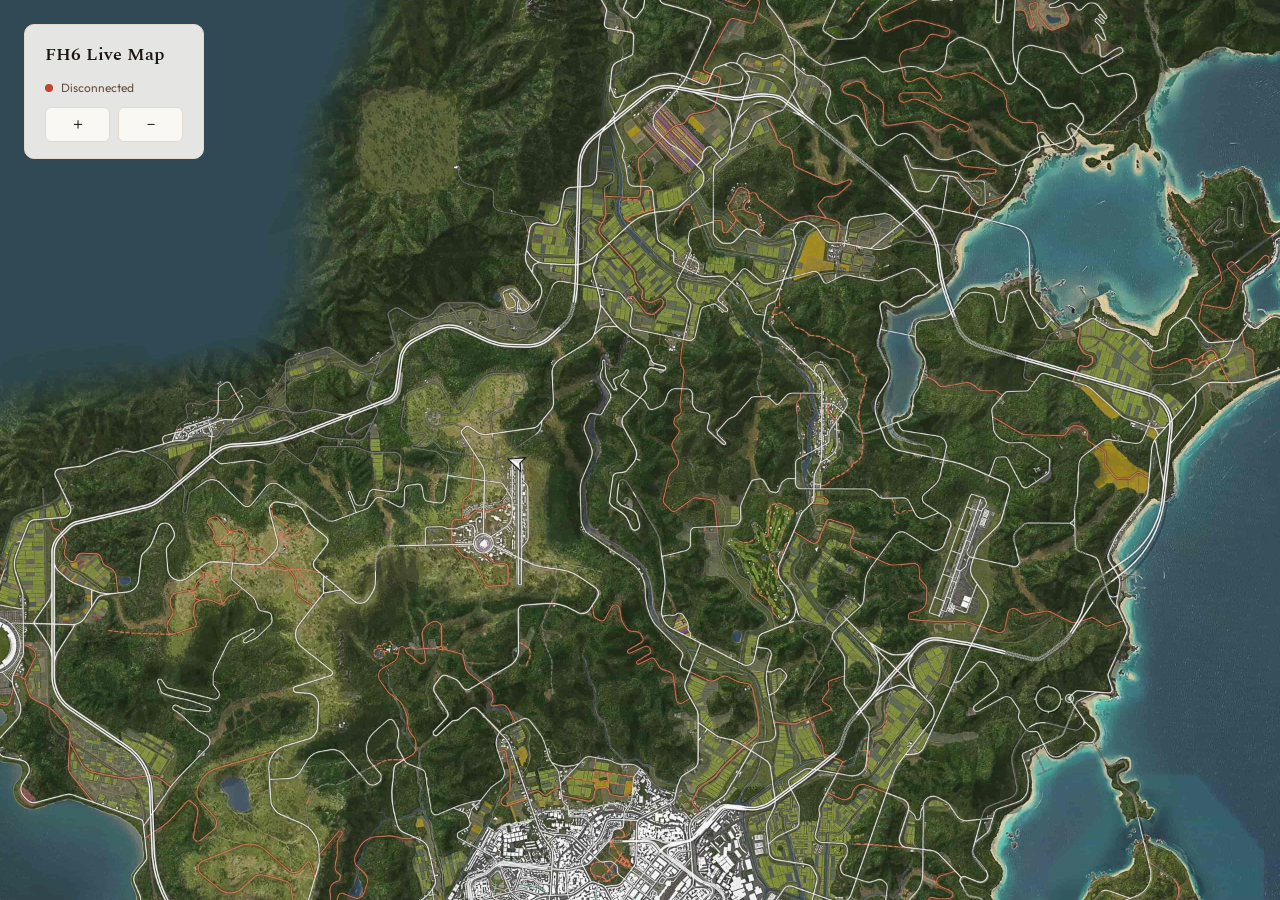
<file: livemap/livemap.html>
<!DOCTYPE html>
<html lang="en">
  <head>
    <meta charset="UTF-8">
    <title>FH6 Live Map</title>
    <link rel="preconnect" href="https://fonts.googleapis.com">
    <link rel="preconnect" href="https://fonts.gstatic.com" crossorigin>
    <link href="https://fonts.googleapis.com/css2?family=Spectral:ital,wght@0,300;0,400;0,600;1,300&family=Outfit:wght@300;400;500;600&family=Noto+Serif+JP:wght@400;600&display=swap" rel="stylesheet">
    <link rel="stylesheet" href="livemap.css">
  </head>
  <body>

    <div id="map-container">
      <div id="map-inner">
        <img id="map-image" src="japan-map.jpg">
        <div id="player-dot"></div>
      </div>
    </div>

    <div id="overlay">
      <div id="overlay-title">
        <span id="title-text">FH6 Live Map</span>
      </div>
      <div id="status-row">
        <div id="status-dot"></div>
        <span id="status-text">Connecting…</span>
      </div>
      <div id="zoom-controls">
        <button id="zoom-in">＋</button>
        <button id="zoom-out">－</button>
      </div>
    </div>

    <script src="livemap.js"></script>
  </body>
</html>
</file>
<file: livemap/livemap.css>
* { margin: 0; padding: 0; box-sizing: border-box; }

body {
  width: 100vw;
  height: 100vh;
  overflow: hidden;
  background: #2a3f4f;
  font-family: 'Outfit', sans-serif;
}

/* ── Map ── */
#map-container {
  position: absolute;
  inset: 0;
  overflow: hidden;
  cursor: grab;
  user-select: none;
}

#map-inner {
  position: absolute;
  transform-origin: 0 0;
}

#map-image {
  display: block;
  width: 2048px;
  height: 2048px;
}

/* ── Player dot ── */
@keyframes pulse {
  0%, 100% { box-shadow: 0 0 0 0 rgba(197,68,44,0.7), 0 0 6px rgba(197,68,44,0.5); }
  50%       { box-shadow: 0 0 0 8px rgba(197,68,44,0), 0 0 6px rgba(197,68,44,0.5); }
}

#player-dot {
  position: absolute;
  width: 14px;
  height: 14px;
  background: #C5442C;
  border: 2.5px solid #FAF8F3;
  border-radius: 50%;
  transform: translate(-50%, -50%);
  animation: pulse 2s ease-in-out infinite;
  display: none;
}

/* ── Glass overlay ── */
#overlay {
  position: fixed;
  top: 24px;
  left: 24px;
  background: rgba(250,248,243,0.9);
  backdrop-filter: blur(14px);
  border: 1px solid #E2D9CE;
  border-radius: 10px;
  padding: 16px 20px;
  z-index: 20;
  display: flex;
  flex-direction: column;
  gap: 12px;
  min-width: 180px;
}

#overlay-title {
  display: flex;
  flex-direction: column;
  gap: 3px;
}

#title-text {
  font-family: 'Spectral', serif;
  font-size: 18px;
  font-weight: 600;
  color: #1C1410;
}

#status-row {
  display: flex;
  align-items: center;
  gap: 8px;
}

#status-dot {
  width: 8px;
  height: 8px;
  border-radius: 50%;
  background: #aaa;
  flex-shrink: 0;
}

#status-dot.connected { background: #4caf82; }
#status-dot.error     { background: #C5442C; }

#status-text {
  font-size: 12px;
  color: #6B5240;
}

#zoom-controls {
  display: flex;
  gap: 8px;
}

#zoom-controls button {
  flex: 1;
  padding: 6px 0;
  background: #FAF8F3;
  border: 1px solid #E2D9CE;
  border-radius: 6px;
  color: #1C1410;
  font-size: 16px;
  cursor: pointer;
}

#zoom-controls button:hover {
  background: #F2ECE5;
}
</file>
